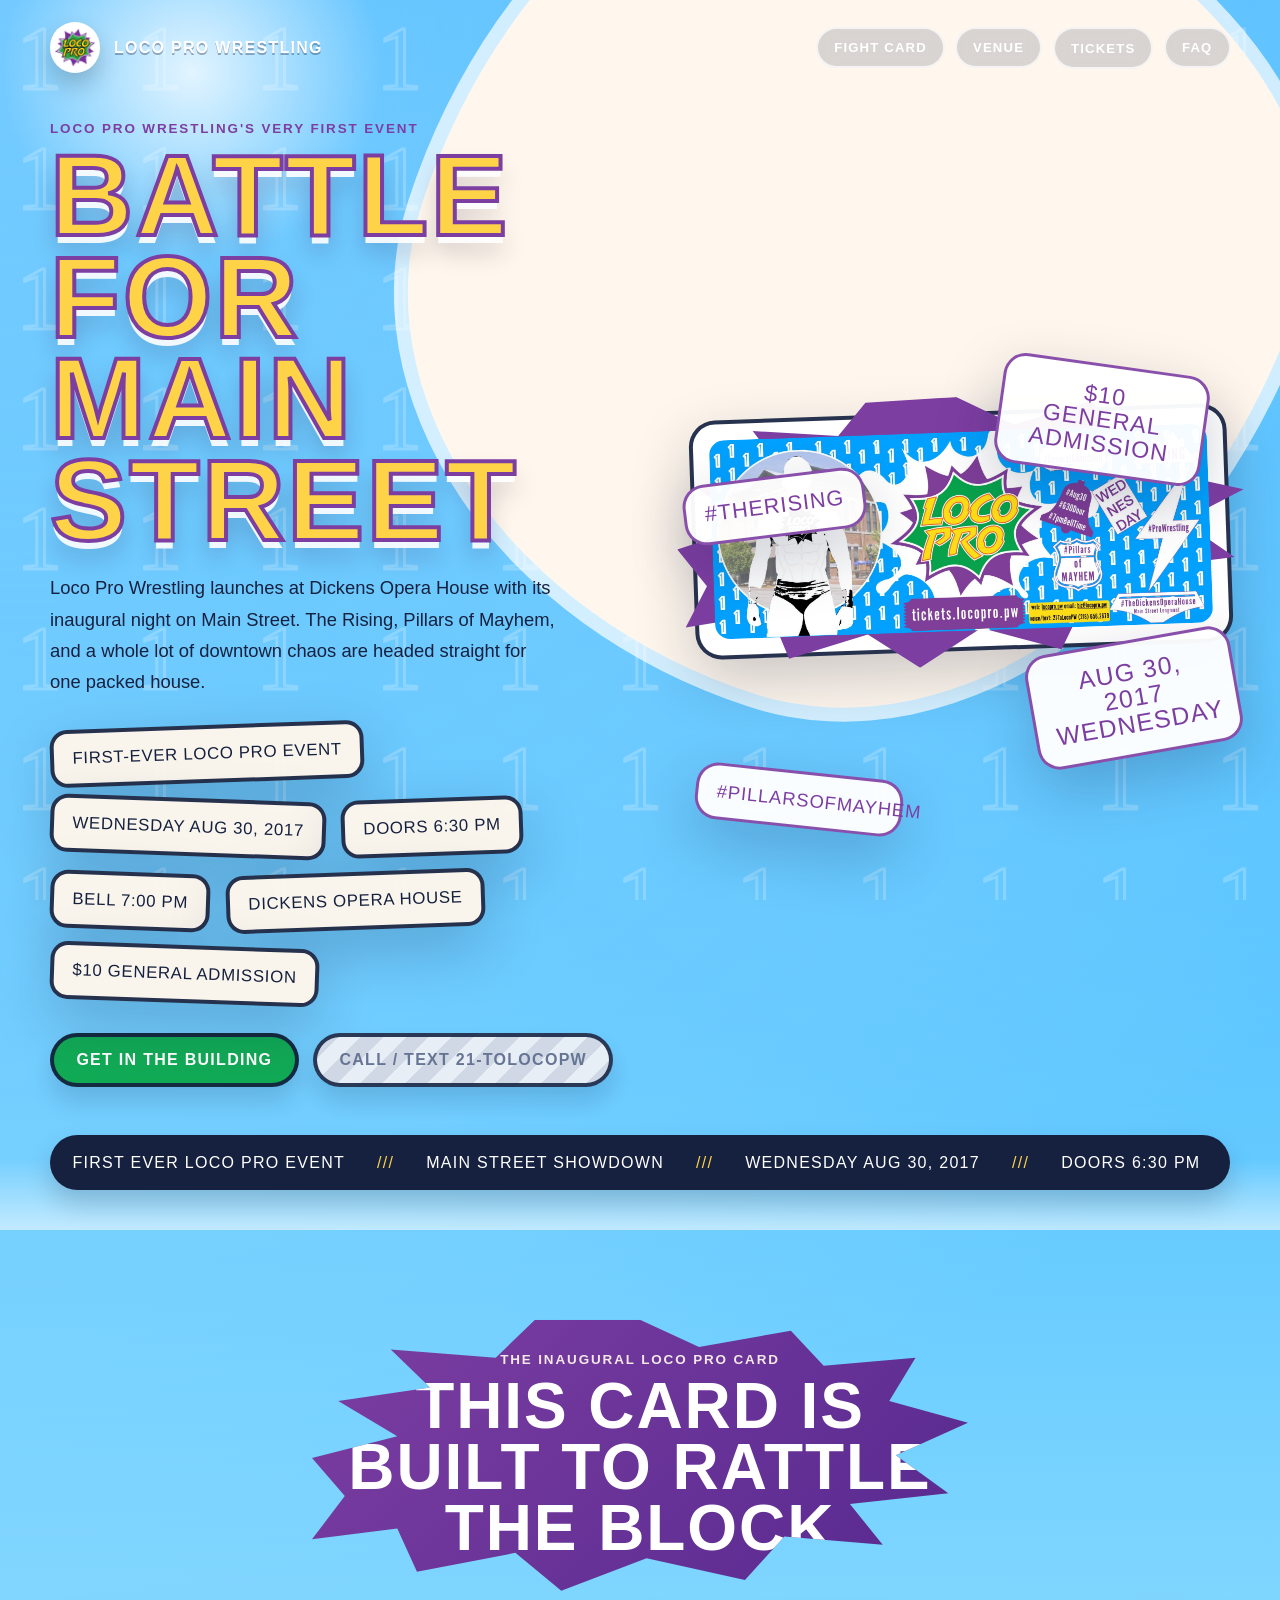
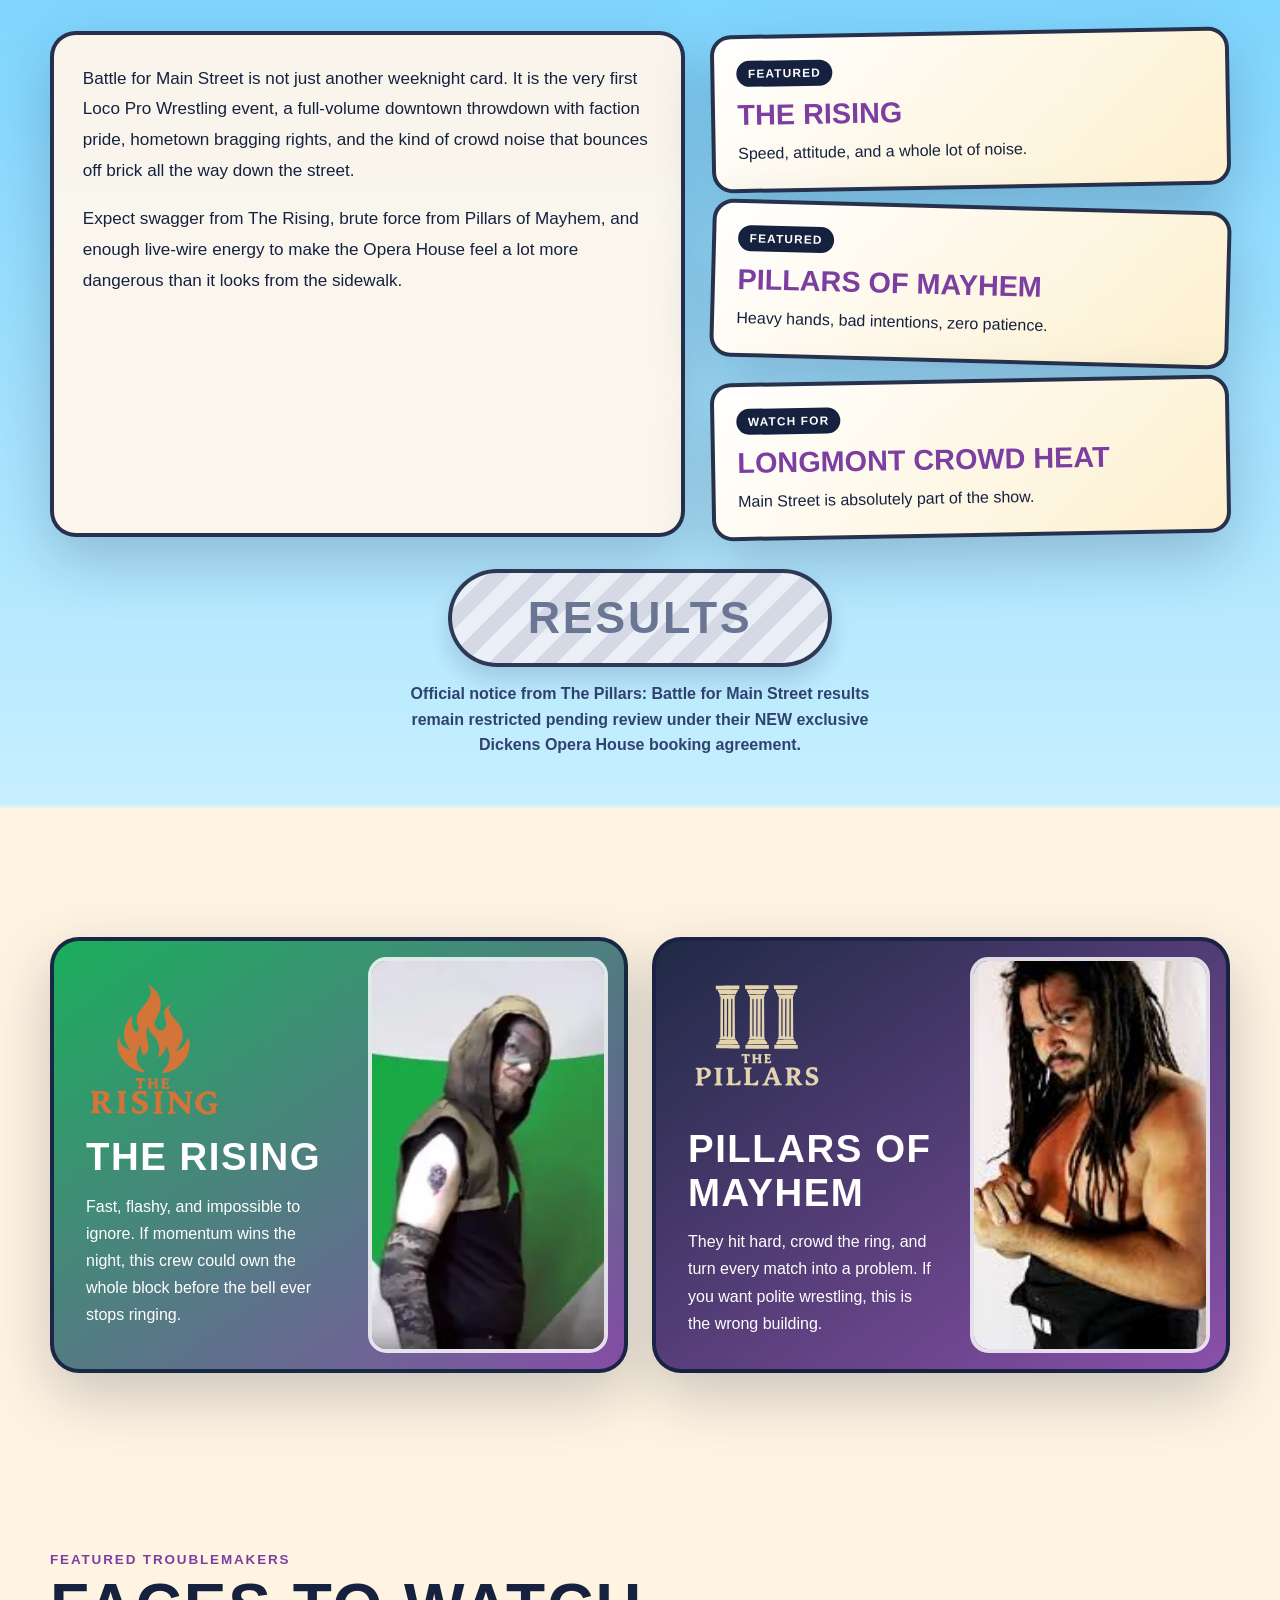
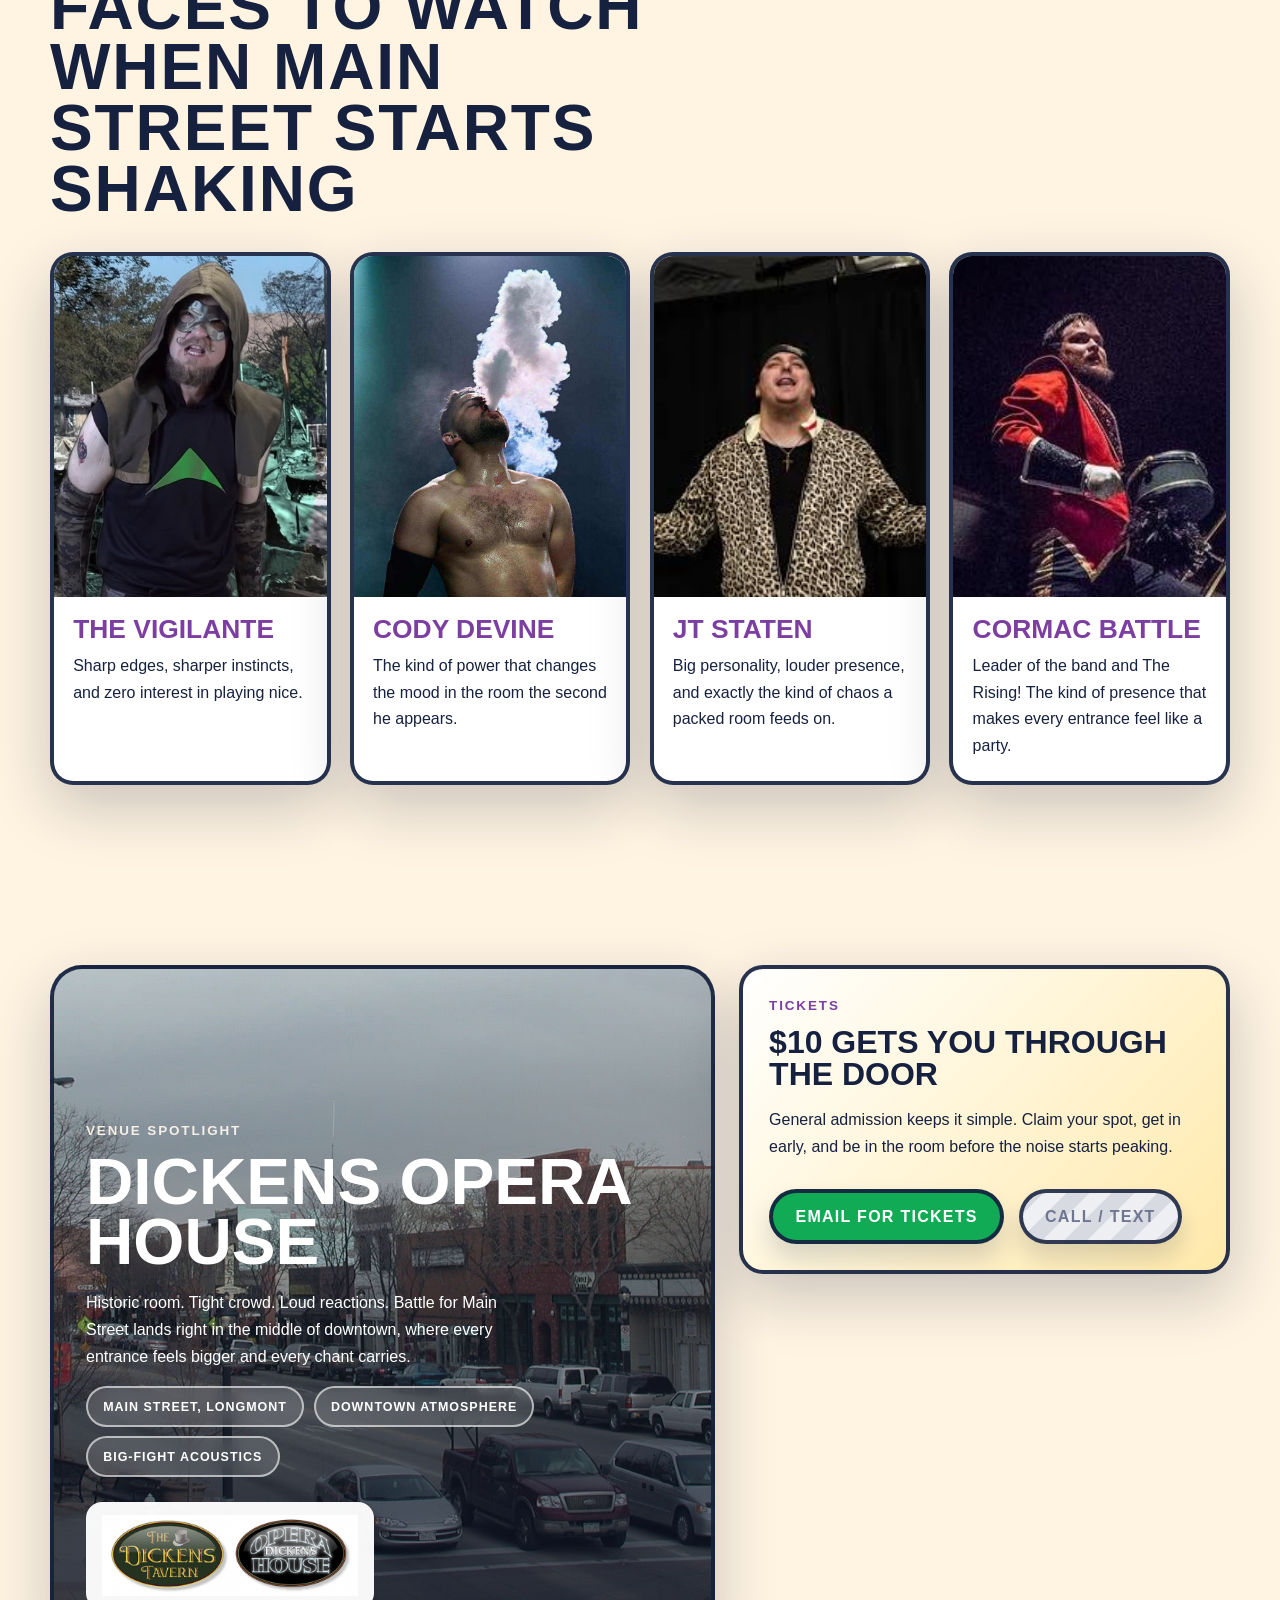
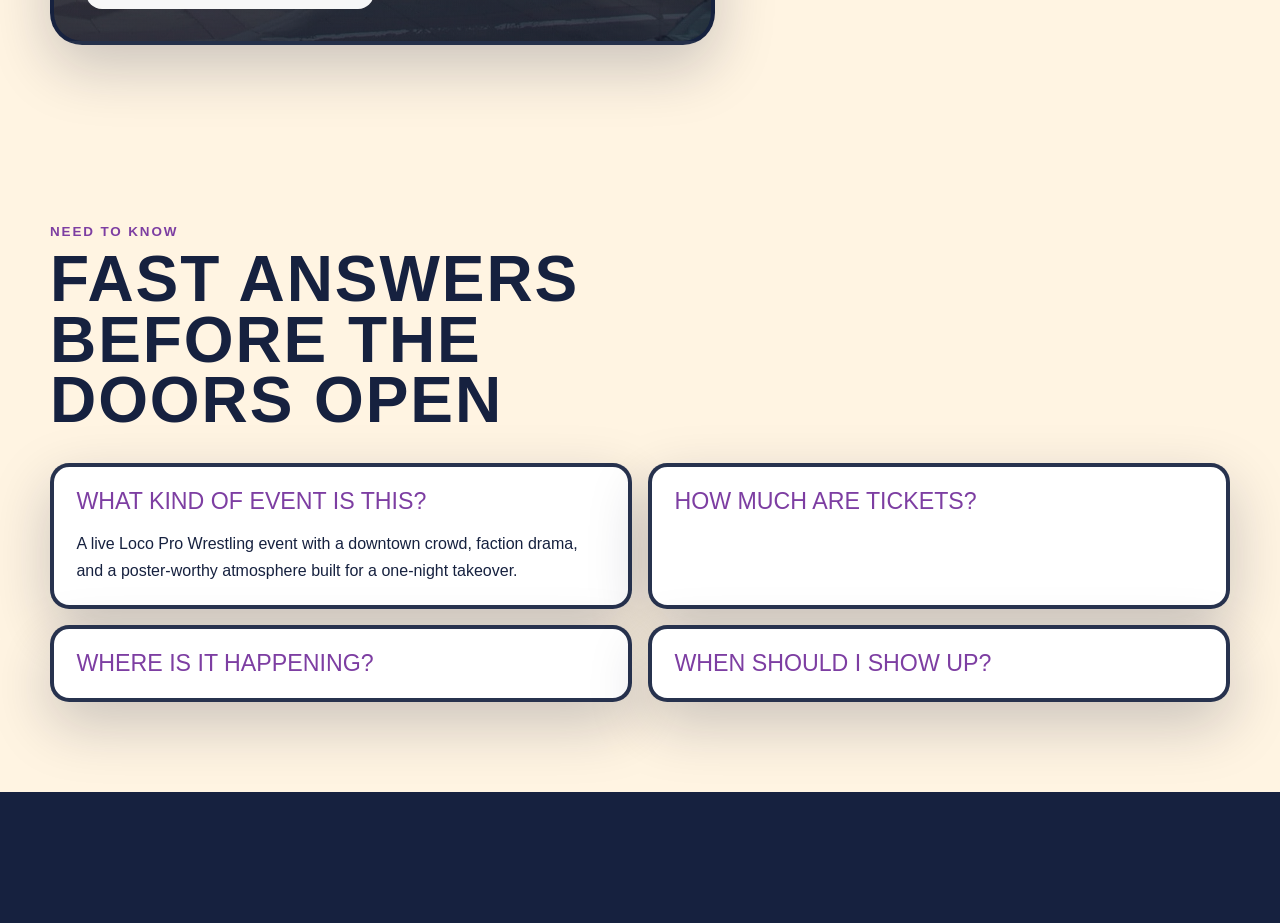
<file: index.html>
<!DOCTYPE html>
<html lang="en">
  <head>
    <meta charset="utf-8">
    <meta name="viewport" content="width=device-width, initial-scale=1">
    <title>Battle for Main Street | Loco Pro Wrestling</title>
    <meta
      name="description"
      content="Battle for Main Street is the very first Loco Pro Wrestling event, coming to Dickens Opera House in downtown Longmont."
    >
    <meta name="theme-color" content="#16a7ff">
    <meta property="og:title" content="Battle for Main Street">
    <meta
      property="og:description"
      content="Loco Pro Wrestling's very first event. Wednesday Aug 30, 2017. Doors 6:30 PM. Bell 7:00 PM. Dickens Opera House on Main Street in Longmont."
    >
    <meta property="og:image" content="webimages/BANNER-Battle-for-Main-Street.jpg">
    <link rel="icon" type="image/png" sizes="32x32" href="favicon-32x32.png">
    <link rel="icon" type="image/png" sizes="16x16" href="favicon-16x16.png">
    <link rel="apple-touch-icon" href="apple-touch-icon.png">
    <link rel="stylesheet" href="styles.css">
  </head>
  <body id="top">
    <div class="page-shell">
      <header class="hero">
        <div class="shell-width hero-top">
          <a class="brand-lockup" href="#top" aria-label="Battle for Main Street home">
            <img src="webimages/LOGO-locopro-logo.png" alt="Loco Pro logo">
            <span>Loco Pro Wrestling</span>
          </a>
          <nav class="hero-nav" aria-label="Site sections">
            <a href="#card">Fight Card</a>
            <a href="#venue">Venue</a>
            <a href="#tickets">Tickets</a>
            <a href="#faq">FAQ</a>
          </nav>
        </div>

        <div class="shell-width hero-layout">
          <section class="hero-copy" data-reveal>
            <p class="eyebrow">Loco Pro Wrestling's very first event</p>
            <h1>Battle for Main Street</h1>
            <p class="hero-text">
              Loco Pro Wrestling launches at Dickens Opera House with its
              inaugural night on Main Street. The Rising, Pillars of Mayhem,
              and a whole lot of downtown chaos are headed straight for one
              packed house.
            </p>

            <div class="detail-badges" aria-label="Event details">
              <div class="detail-badge">First-Ever Loco Pro Event</div>
              <div class="detail-badge">Wednesday Aug 30, 2017</div>
              <div class="detail-badge">Doors 6:30 PM</div>
              <div class="detail-badge">Bell 7:00 PM</div>
              <div class="detail-badge">Dickens Opera House</div>
              <div class="detail-badge">$10 General Admission</div>
            </div>

            <div class="hero-actions">
              <a class="button button-primary" href="#tickets">Get In The Building</a>
              <a class="button button-phone-disabled" aria-disabled="true">Call / Text 21-ToLocoPW</a>
            </div>
          </section>

          <section class="hero-art" aria-label="Event poster" data-reveal>
            <div class="sticker sticker-price">$10<br>General Admission</div>
            <div class="sticker sticker-date">Aug 30, 2017<br>Wednesday</div>
            <div class="sticker sticker-tag">#theRISING</div>
            <div class="sticker sticker-tag-alt">#PillarsOfMayhem</div>

            <figure class="poster-frame">
              <img
                src="webimages/BANNER-Battle-for-Main-Street.jpg"
                alt="Battle for Main Street promotional banner"
              >
            </figure>
          </section>
        </div>

        <div class="hero-marquee" aria-hidden="true">
          <div class="hero-marquee-track">
            <span>First ever Loco Pro event</span>
            <span>Main Street showdown</span>
            <span>Wednesday Aug 30, 2017</span>
            <span>Doors 6:30 PM</span>
            <span>Bell 7:00 PM</span>
            <span>$10 General Admission</span>
            <span>Dickens Opera House</span>
            <span>First ever Loco Pro event</span>
            <span>Main Street showdown</span>
            <span>Wednesday Aug 30, 2017</span>
            <span>Doors 6:30 PM</span>
            <span>Bell 7:00 PM</span>
            <span>$10 General Admission</span>
            <span>Dickens Opera House</span>
          </div>
        </div>
      </header>

      <main>
        <section class="section intro" id="card">
          <div class="shell-width">
            <div class="burst-heading" data-reveal>
              <p class="eyebrow eyebrow-light">The inaugural Loco Pro card</p>
              <h2>This card is built to rattle the block</h2>
            </div>

            <div class="intro-grid">
              <article class="story-panel" data-reveal>
                <p>
                  Battle for Main Street is not just another weeknight card. It
                  is the very first Loco Pro Wrestling event, a full-volume
                  downtown throwdown with faction pride, hometown bragging
                  rights, and the kind of crowd noise that bounces off brick
                  all the way down the street.
                </p>
                <p>
                  Expect swagger from The Rising, brute force from Pillars of
                  Mayhem, and enough live-wire energy to make the Opera House
                  feel a lot more dangerous than it looks from the sidewalk.
                </p>
              </article>

              <aside class="promo-stack" data-reveal>
                <div class="promo-ticket">
                  <span class="promo-label">Featured</span>
                  <strong>The Rising</strong>
                  <p>Speed, attitude, and a whole lot of noise.</p>
                </div>
                <div class="promo-ticket">
                  <span class="promo-label">Featured</span>
                  <strong>Pillars of Mayhem</strong>
                  <p>Heavy hands, bad intentions, zero patience.</p>
                </div>
                <div class="promo-ticket">
                  <span class="promo-label">Watch for</span>
                  <strong>Longmont crowd heat</strong>
                  <p>Main Street is absolutely part of the show.</p>
                </div>
              </aside>
            </div>

            <div class="results-launch" data-reveal>
              <a
                class="button button-results-disabled"
                href="results.html"
                aria-disabled="true"
              >
                Results
              </a>
              <p class="results-launch-note">
                Official notice from The Pillars: Battle for Main
                Street results remain restricted pending review under their
                NEW exclusive Dickens Opera House booking agreement.
              </p>
            </div>
          </div>
        </section>

        <section class="section factions">
          <div class="shell-width faction-grid">
            <article class="faction-card faction-card-rising" data-reveal>
              <div class="faction-copy">
                <img src="webimages/logo-the-rising.svg" alt="The Rising logo" class="faction-logo">
                <h3>The Rising</h3>
                <p>
                  Fast, flashy, and impossible to ignore. If momentum wins the
                  night, this crew could own the whole block before the bell
                  ever stops ringing.
                </p>
              </div>
              <img
                class="faction-photo"
                src="webimages/RISING-players-hero.jpg"
                alt="Featured member of The Rising"
              >
            </article>

            <article class="faction-card faction-card-pillars" data-reveal>
              <div class="faction-copy">
                <img src="webimages/logo-the-pillars.svg" alt="The Pillars logo" class="faction-logo">
                <h3>Pillars of Mayhem</h3>
                <p>
                  They hit hard, crowd the ring, and turn every match into a
                  problem. If you want polite wrestling, this is the wrong
                  building.
                </p>
              </div>
              <img
                class="faction-photo"
                src="webimages/PILLARS-the-filter.jpg"
                alt="Featured member of Pillars of Mayhem"
              >
            </article>
          </div>
        </section>

        <section class="section lineup">
          <div class="shell-width">
            <div class="section-headline" data-reveal>
              <p class="eyebrow">Featured troublemakers</p>
              <h2>Faces to watch when Main Street starts shaking</h2>
            </div>

            <div class="talent-grid">
              <article class="talent-card" data-reveal>
                <img src="webimages/RISING-the-vigilante.jpg" alt="The Vigilante posing before the event">
                <div class="talent-copy">
                  <h3>The Vigilante</h3>
                  <p>Sharp edges, sharper instincts, and zero interest in playing nice.</p>
                </div>
              </article>

              <article class="talent-card" data-reveal>
                <img src="webimages/PILLARS-cody-devine-new.jpg" alt="Cody Devine in the ring">
                <div class="talent-copy">
                  <h3>Cody Devine</h3>
                  <p>The kind of power that changes the mood in the room the second he appears.</p>
                </div>
              </article>

              <article class="talent-card" data-reveal>
                <img src="webimages/PILLARS-jt-staten.jpg" alt="JT Staten making his entrance">
                <div class="talent-copy">
                  <h3>JT Staten</h3>
                  <p>Big personality, louder presence, and exactly the kind of chaos a packed room feeds on.</p>
                </div>
              </article>

              <article class="talent-card" data-reveal>
                <img src="webimages/RISING-cormac-battle.jpg" alt="Cormac Battle making his entrance">
                <div class="talent-copy">
                  <h3>Cormac Battle</h3>
                  <p>Leader of the band and The Rising! The kind of presence that makes every entrance feel like a party.</p>
                </div>
              </article>
            </div>
          </div>
        </section>

        <section class="section details" id="venue">
          <div class="shell-width details-grid">
            <article class="venue-card" data-reveal>
              <div class="venue-overlay">
                <p class="eyebrow eyebrow-light">Venue spotlight</p>
                <h2>Dickens Opera House</h2>
                <p>
                  Historic room. Tight crowd. Loud reactions. Battle for Main
                  Street lands right in the middle of downtown, where every
                  entrance feels bigger and every chant carries.
                </p>
                <div class="venue-meta">
                  <span>Main Street, Longmont</span>
                  <span>Downtown atmosphere</span>
                  <span>Big-fight acoustics</span>
                </div>
                <img
                  class="venue-logo"
                  src="webimages/dickens-tavern-opera.png"
                  alt="Dickens Opera House logo"
                >
              </div>
            </article>

            <div class="detail-stack">
              <article class="info-card info-card-ticket" id="tickets" data-reveal>
                <p class="eyebrow">Tickets</p>
                <h3>$10 gets you through the door</h3>
                <p>
                  General admission keeps it simple. Claim your spot, get in
                  early, and be in the room before the noise starts peaking.
                </p>
                <div class="info-actions">
                  <a class="button button-primary" href="mailto:biz@locopro.pw?subject=Battle%20for%20Main%20Street%20Tickets">Email For Tickets</a>
                  <a class="button button-phone-disabled" aria-disabled="true">Call / Text</a>
                </div>
              </article>

              <article class="info-card info-card-schedule" data-reveal>
                <p class="eyebrow">Schedule</p>
                <h3>Show-night rundown</h3>
                <ul class="event-list">
                  <li><strong>6:30 PM</strong> Doors open</li>
                  <li><strong>7:00 PM</strong> Bell time</li>
                  <li><strong>Main event energy</strong> all night long</li>
                  <li><strong>Contact</strong> biz@locopro.pw</li>
                </ul>
              </article>
            </div>
          </div>
        </section>

        <section class="section faq" id="faq">
          <div class="shell-width">
            <div class="section-headline" data-reveal>
              <p class="eyebrow">Need to know</p>
              <h2>Fast answers before the doors open</h2>
            </div>

            <div class="faq-grid">
              <details class="faq-item" open data-reveal>
                <summary>What kind of event is this?</summary>
                <p>
                  A live Loco Pro Wrestling event with a downtown crowd, faction
                  drama, and a poster-worthy atmosphere built for a one-night
                  takeover.
                </p>
              </details>

              <details class="faq-item" data-reveal>
                <summary>How much are tickets?</summary>
                <p>
                  General admission is ten bucks. Use the ticket section to
                  email or call ahead if you want to lock in the plan now.
                </p>
              </details>

              <details class="faq-item" data-reveal>
                <summary>Where is it happening?</summary>
                <p>
                  Dickens Opera House on Main Street in Longmont. The whole page
                  is built around that downtown, brick-and-neon mood because the
                  location is part of the draw.
                </p>
              </details>

              <details class="faq-item" data-reveal>
                <summary>When should I show up?</summary>
                <p>
                  Doors open at 6:30 PM and the bell rings at 7:00 PM. If you
                  want the room buzzing before the first entrance, do not walk
                  in at the last minute.
                </p>
              </details>
            </div>
          </div>
        </section>
      </main>

      <footer class="site-footer">
        <div class="shell-width footer-layout" data-reveal>
          <div class="footer-brand">
            <img src="webimages/LOGO-locopro-logo.png" alt="Loco Pro logo">
            <div>
              <p class="eyebrow eyebrow-light">Battle for Main Street</p>
              <strong>Loco Pro Wrestling</strong>
            </div>
          </div>

          <p class="footer-copy">
            Wednesday Aug 30, 2017 at Dickens Opera House in Longmont.
            <a href="mailto:biz@locopro.pw">biz@locopro.pw</a>
            <span class="footer-separator">|</span>
            <span class="phone-disabled">(218) 656-2679</span>
          </p>
        </div>
      </footer>
    </div>

    <script src="script.js"></script>
  </body>
</html>
</file>
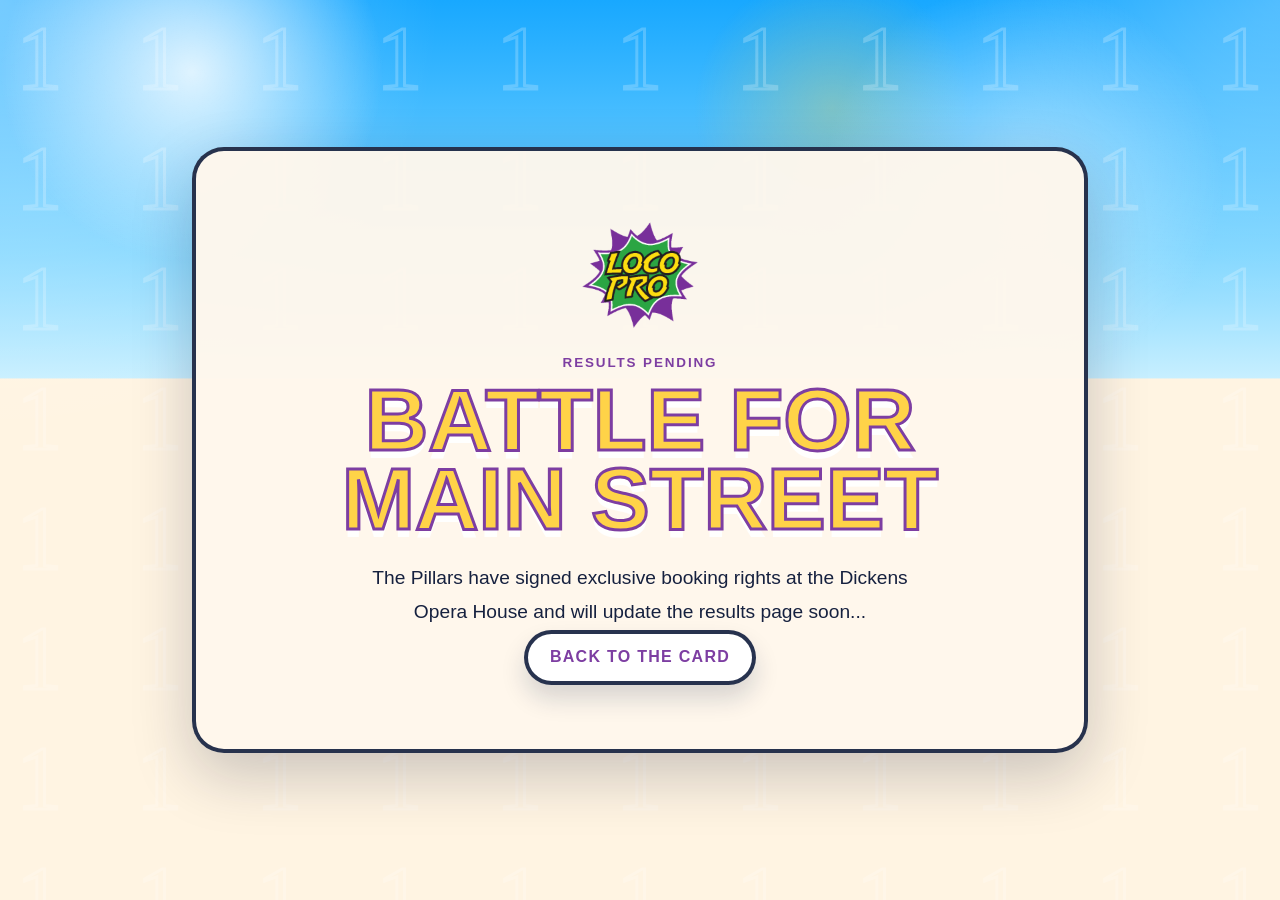
<file: results.html>
<!DOCTYPE html>
<html lang="en">
  <head>
    <meta charset="utf-8">
    <meta name="viewport" content="width=device-width, initial-scale=1">
    <title>Results | Battle for Main Street</title>
    <meta
      name="description"
      content="Battle for Main Street results placeholder from Loco Pro Wrestling."
    >
    <meta name="theme-color" content="#16a7ff">
    <link rel="icon" type="image/png" sizes="32x32" href="favicon-32x32.png">
    <link rel="icon" type="image/png" sizes="16x16" href="favicon-16x16.png">
    <link rel="apple-touch-icon" href="apple-touch-icon.png">
    <link rel="stylesheet" href="styles.css">
  </head>
  <body class="results-body">
    <main class="results-page">
      <section class="results-panel">
        <img
          class="results-logo"
          src="webimages/LOGO-locopro-logo.png"
          alt="Loco Pro logo"
        >
        <p class="eyebrow">Results Pending</p>
        <h1>Battle for Main Street</h1>
        <p class="results-copy">
          The Pillars have signed exclusive booking rights at the Dickens Opera
          House and will update the results page soon...
        </p>
        <a class="button button-secondary" href="index.html#card">Back to the card</a>
      </section>
    </main>
  </body>
</html>
</file>
<file: styles.css>
:root {
  --sky: #18a8ff;
  --sky-deep: #0e85e5;
  --paper: #fff7ed;
  --paper-strong: #fff2d3;
  --ink: #16213f;
  --ink-soft: #30436f;
  --purple: #7d3ea2;
  --green: #11ab56;
  --gold: #ffd348;
  --gold-deep: #f0b800;
  --red: #ff6157;
  --shadow: 0 22px 60px rgba(15, 25, 54, 0.22);
  --border: 4px solid rgba(21, 33, 63, 0.92);
  --display: Impact, Haettenschweiler, "Arial Narrow Bold", sans-serif;
  --body: "Trebuchet MS", "Lucida Grande", "Lucida Sans Unicode", sans-serif;
}

*,
*::before,
*::after {
  box-sizing: border-box;
}

html {
  scroll-behavior: smooth;
}

body {
  margin: 0;
  min-width: 320px;
  color: var(--ink);
  font-family: var(--body);
  background:
    radial-gradient(circle at top left, rgba(255, 255, 255, 0.4), transparent 28%),
    radial-gradient(circle at top right, rgba(255, 255, 255, 0.25), transparent 20%),
    linear-gradient(180deg, var(--sky) 0%, #7fd6ff 28%, #c7efff 42%, #fff4e2 42.1%, #fff4e2 100%);
  overflow-x: hidden;
}

body::before {
  content: "";
  position: fixed;
  inset: 0;
  z-index: -2;
  pointer-events: none;
  opacity: 0.22;
  background-image: url("data:image/svg+xml,%3Csvg xmlns='http://www.w3.org/2000/svg' width='160' height='160' viewBox='0 0 160 160'%3E%3Ctext x='22' y='118' font-family='Impact' font-size='122' fill='none' stroke='white' stroke-width='4'%3E1%3C/text%3E%3C/svg%3E");
  background-size: 120px 120px;
}

body::after {
  content: "";
  position: fixed;
  inset: 0;
  z-index: -3;
  pointer-events: none;
  background:
    radial-gradient(circle at 15% 8%, rgba(255, 255, 255, 0.8), transparent 14%),
    radial-gradient(circle at 80% 20%, rgba(255, 255, 255, 0.45), transparent 16%),
    radial-gradient(circle at 65% 12%, rgba(255, 211, 72, 0.3), transparent 12%);
}

img {
  display: block;
  max-width: 100%;
}

a {
  color: inherit;
}

.page-shell {
  position: relative;
}

.shell-width {
  width: min(1180px, calc(100vw - 2rem));
  margin: 0 auto;
}

.hero {
  position: relative;
  padding: 1.4rem 0 2.5rem;
  overflow: clip;
}

.hero::before {
  content: "";
  position: absolute;
  top: -10rem;
  left: 33%;
  width: min(54rem, 82vw);
  aspect-ratio: 1 / 1;
  background: var(--paper);
  border-radius: 42% 58% 46% 54% / 58% 36% 64% 42%;
  transform: rotate(18deg);
  box-shadow: 0 0 0 14px rgba(255, 255, 255, 0.7);
}

.hero::after {
  content: "";
  position: absolute;
  left: 0;
  right: 0;
  bottom: -1.5rem;
  height: 6rem;
  background: linear-gradient(180deg, transparent, rgba(255, 255, 255, 0.75));
}

.hero-top,
.hero-layout,
.hero-marquee,
.section,
.site-footer {
  position: relative;
  z-index: 1;
}

.hero-top {
  display: flex;
  align-items: center;
  justify-content: space-between;
  gap: 1rem;
}

.brand-lockup {
  display: inline-flex;
  align-items: center;
  gap: 0.85rem;
  text-decoration: none;
  color: white;
  text-transform: uppercase;
  letter-spacing: 0.08em;
  font-weight: 900;
  text-shadow: 0 2px 0 rgba(22, 33, 63, 0.35);
}

.brand-lockup img {
  width: 3.15rem;
  height: 3.15rem;
  border-radius: 50%;
  background: white;
  padding: 0.25rem;
  box-shadow: 0 12px 24px rgba(0, 0, 0, 0.2);
}

.hero-nav {
  display: flex;
  flex-wrap: wrap;
  justify-content: flex-end;
  gap: 0.65rem;
}

.hero-nav a {
  padding: 0.7rem 1rem;
  border-radius: 999px;
  border: 2px solid rgba(255, 255, 255, 0.72);
  background: rgba(22, 33, 63, 0.16);
  color: white;
  text-decoration: none;
  text-transform: uppercase;
  font-size: 0.82rem;
  letter-spacing: 0.09em;
  font-weight: 900;
  backdrop-filter: blur(8px);
}

.hero-layout {
  display: grid;
  grid-template-columns: minmax(0, 1.05fr) minmax(320px, 0.95fr);
  gap: clamp(1.8rem, 4vw, 3rem);
  align-items: center;
  padding-top: 3rem;
}

.hero-copy {
  max-width: 36rem;
}

.eyebrow {
  margin: 0 0 0.6rem;
  color: var(--purple);
  text-transform: uppercase;
  letter-spacing: 0.14em;
  font-size: 0.84rem;
  font-weight: 900;
}

.eyebrow-light {
  color: rgba(255, 247, 237, 0.92);
}

.hero h1 {
  margin: 0;
  font-family: var(--display);
  font-size: clamp(3.6rem, 11vw, 7.2rem);
  line-height: 0.88;
  text-transform: uppercase;
  letter-spacing: 0.02em;
  color: var(--gold);
  -webkit-text-stroke: 4px var(--purple);
  text-shadow:
    0 8px 0 rgba(255, 255, 255, 0.9),
    0 16px 25px rgba(36, 15, 52, 0.22);
}

.hero-text {
  margin: 1.35rem 0 0;
  font-size: 1.15rem;
  line-height: 1.7;
  max-width: 32rem;
  color: var(--ink);
}

.detail-badges {
  display: flex;
  flex-wrap: wrap;
  gap: 0.95rem;
  margin-top: 1.7rem;
}

.detail-badge {
  padding: 0.95rem 1.15rem;
  background: rgba(255, 247, 237, 0.96);
  border: var(--border);
  border-radius: 1.1rem;
  box-shadow: var(--shadow);
  text-transform: uppercase;
  font-family: var(--display);
  font-size: 1.05rem;
  letter-spacing: 0.04em;
}

.detail-badge:nth-child(odd) {
  transform: rotate(-2deg);
}

.detail-badge:nth-child(even) {
  transform: rotate(2deg);
}

.hero-actions,
.info-actions {
  display: flex;
  flex-wrap: wrap;
  gap: 0.9rem;
  margin-top: 1.8rem;
}

.button {
  display: inline-flex;
  align-items: center;
  justify-content: center;
  min-height: 3.3rem;
  padding: 0.9rem 1.4rem;
  border: var(--border);
  border-radius: 999px;
  text-decoration: none;
  text-transform: uppercase;
  letter-spacing: 0.08em;
  font-weight: 900;
  box-shadow: 0 14px 24px rgba(13, 29, 67, 0.16);
  transition: transform 180ms ease, box-shadow 180ms ease, background 180ms ease;
}

.button:hover,
.button:focus-visible {
  transform: translateY(-2px);
  box-shadow: 0 18px 28px rgba(13, 29, 67, 0.22);
}

.button-primary {
  background: var(--green);
  color: white;
}

.button-secondary {
  background: white;
  color: var(--purple);
}

.button-tertiary {
  background: var(--gold);
  color: var(--ink);
}

.button-results-disabled {
  min-width: min(100%, 24rem);
  min-height: 5.4rem;
  padding: 1.2rem 2rem;
  background:
    repeating-linear-gradient(
      -45deg,
      #d6d9e4 0,
      #d6d9e4 16px,
      #eef0f6 16px,
      #eef0f6 32px
    );
  color: #67708f;
  font-family: var(--display);
  font-size: clamp(2rem, 5vw, 2.8rem);
  letter-spacing: 0.06em;
  cursor: not-allowed;
  opacity: 0.95;
}

.button-results-disabled:hover,
.button-results-disabled:focus-visible {
  transform: none;
  box-shadow: 0 14px 24px rgba(13, 29, 67, 0.16);
}

.button-phone-disabled {
  background:
    repeating-linear-gradient(
      -45deg,
      #d6d9e4 0,
      #d6d9e4 16px,
      #eef0f6 16px,
      #eef0f6 32px
    );
  color: #67708f;
  cursor: not-allowed;
  opacity: 0.95;
}

.button-phone-disabled:hover,
.button-phone-disabled:focus-visible {
  transform: none;
  box-shadow: 0 14px 24px rgba(13, 29, 67, 0.16);
}

.phone-disabled {
  color: #67708f;
  text-decoration: line-through;
  cursor: not-allowed;
}

.hero-art {
  position: relative;
  min-height: 30rem;
}

.poster-frame {
  position: relative;
  width: min(100%, 34rem);
  margin: 3rem auto 0;
  padding: 1rem;
  border-radius: 1.65rem;
  background: white;
  border: var(--border);
  box-shadow: var(--shadow);
  transform: rotate(-2deg);
}

.poster-frame::before {
  content: "";
  position: absolute;
  inset: -1.2rem;
  z-index: -1;
  background: var(--purple);
  clip-path: polygon(50% 0%, 60% 11%, 74% 3%, 77% 18%, 92% 16%, 87% 31%, 100% 38%, 89% 49%, 98% 63%, 82% 66%, 86% 82%, 71% 79%, 67% 95%, 53% 86%, 42% 100%, 33% 87%, 19% 95%, 16% 78%, 1% 82%, 5% 67%, 0% 53%, 13% 45%, 4% 31%, 19% 25%, 14% 10%, 29% 13%, 34% 1%);
  filter: drop-shadow(0 18px 22px rgba(45, 21, 59, 0.24));
}

.poster-frame img {
  width: 100%;
  border-radius: 0.95rem;
}

.sticker {
  position: absolute;
  z-index: 2;
  max-width: 13rem;
  padding: 1rem 1.15rem;
  border: 3px solid rgba(125, 62, 162, 0.9);
  border-radius: 1.4rem;
  background: rgba(255, 255, 255, 0.96);
  color: var(--purple);
  text-transform: uppercase;
  text-align: center;
  line-height: 1.05;
  font-family: var(--display);
  letter-spacing: 0.05em;
  box-shadow: var(--shadow);
}

.sticker-price {
  top: 0;
  right: 1.5rem;
  font-size: 1.45rem;
  transform: rotate(8deg);
}

.sticker-date {
  bottom: 5.5rem;
  right: -0.5rem;
  font-size: 1.55rem;
  transform: rotate(-10deg);
}

.sticker-tag {
  top: 7rem;
  left: -0.6rem;
  font-size: 1.35rem;
  transform: rotate(-7deg);
}

.sticker-tag-alt {
  bottom: 1rem;
  left: 0.2rem;
  font-size: 1.15rem;
  transform: rotate(6deg);
}

.hero-marquee {
  width: min(1180px, calc(100vw - 2rem));
  margin: 3rem auto 0;
  overflow: hidden;
  border-top: var(--border);
  border-bottom: var(--border);
  border-radius: 999px;
  background: var(--ink);
  color: white;
  box-shadow: 0 14px 26px rgba(12, 17, 37, 0.18);
}

.hero-marquee-track {
  display: flex;
  align-items: center;
  gap: 2rem;
  width: max-content;
  min-width: 100%;
  padding: 0.9rem 1.4rem;
  font-family: var(--display);
  text-transform: uppercase;
  letter-spacing: 0.08em;
  animation: marquee 30s linear infinite;
}

.hero-marquee-track span::after {
  content: "///";
  margin-left: 2rem;
  color: var(--gold);
}

.section {
  padding: clamp(3rem, 8vw, 5.6rem) 0;
}

.burst-heading {
  max-width: 41rem;
  margin: 0 auto;
  padding: 2rem 2.2rem;
  text-align: center;
  color: white;
  background: linear-gradient(135deg, var(--purple), #56298f);
  clip-path: polygon(50% 0%, 59% 10%, 73% 4%, 78% 17%, 92% 14%, 88% 30%, 100% 38%, 89% 50%, 97% 64%, 82% 68%, 87% 83%, 72% 80%, 66% 96%, 51% 88%, 38% 100%, 31% 86%, 16% 93%, 13% 77%, 0% 81%, 5% 65%, 0% 51%, 13% 43%, 4% 30%, 18% 25%, 12% 11%, 28% 14%, 34% 0%);
  box-shadow: var(--shadow);
}

.burst-heading h2,
.section-headline h2 {
  margin: 0;
  font-family: var(--display);
  font-size: clamp(2.1rem, 5.8vw, 4rem);
  text-transform: uppercase;
  line-height: 0.95;
  letter-spacing: 0.03em;
}

.intro-grid {
  display: grid;
  grid-template-columns: minmax(0, 1.1fr) minmax(280px, 0.9fr);
  gap: 1.6rem;
  margin-top: 2.5rem;
}

.results-launch {
  display: grid;
  justify-items: center;
  gap: 0.9rem;
  margin-top: 2rem;
}

.results-launch-note {
  margin: 0;
  max-width: 30rem;
  text-align: center;
  color: var(--ink-soft);
  line-height: 1.6;
  font-weight: 700;
}

.story-panel,
.promo-ticket,
.talent-card,
.info-card,
.faq-item {
  border: var(--border);
  box-shadow: var(--shadow);
}

.story-panel {
  padding: 1.8rem;
  background: rgba(255, 247, 237, 0.95);
  border-radius: 1.6rem;
  font-size: 1.07rem;
  line-height: 1.8;
}

.story-panel p:first-child {
  margin-top: 0;
}

.story-panel p:last-child {
  margin-bottom: 0;
}

.promo-stack {
  display: grid;
  gap: 1rem;
}

.promo-ticket {
  padding: 1.4rem;
  background: linear-gradient(135deg, white, #fdf0cf);
  border-radius: 1.3rem;
  transform: rotate(-1deg);
}

.promo-ticket:nth-child(even) {
  transform: rotate(1.5deg);
}

.promo-label {
  display: inline-block;
  padding: 0.35rem 0.7rem;
  margin-bottom: 0.8rem;
  border-radius: 999px;
  background: var(--ink);
  color: white;
  text-transform: uppercase;
  font-size: 0.74rem;
  letter-spacing: 0.1em;
  font-weight: 900;
}

.promo-ticket strong {
  display: block;
  font-family: var(--display);
  font-size: 1.8rem;
  text-transform: uppercase;
  color: var(--purple);
}

.promo-ticket p {
  margin: 0.55rem 0 0;
  line-height: 1.6;
}

.faction-grid {
  display: grid;
  grid-template-columns: repeat(2, minmax(0, 1fr));
  gap: 1.5rem;
}

.faction-card {
  display: grid;
  grid-template-columns: minmax(0, 1fr) minmax(220px, 0.85fr);
  gap: 1rem;
  padding: 1rem;
  border: var(--border);
  border-radius: 1.8rem;
  box-shadow: var(--shadow);
  overflow: hidden;
}

.faction-card-rising {
  background: linear-gradient(145deg, rgba(17, 171, 86, 0.96), rgba(125, 62, 162, 0.92));
  color: white;
}

.faction-card-pillars {
  background: linear-gradient(145deg, rgba(22, 33, 63, 0.96), rgba(125, 62, 162, 0.9));
  color: white;
}

.faction-copy {
  padding: 1rem;
  display: flex;
  flex-direction: column;
  justify-content: center;
}

.faction-logo {
  width: min(10rem, 55%);
  margin-bottom: 1rem;
}

.faction-card h3 {
  margin: 0;
  font-family: var(--display);
  font-size: 2.4rem;
  text-transform: uppercase;
  letter-spacing: 0.04em;
}

.faction-card p {
  margin: 0.85rem 0 0;
  line-height: 1.7;
}

.faction-photo {
  width: 100%;
  height: 100%;
  min-height: 20rem;
  object-fit: cover;
  border-radius: 1.15rem;
  border: 4px solid rgba(255, 255, 255, 0.82);
}

.section-headline {
  max-width: 40rem;
  margin-bottom: 2rem;
}

.talent-grid {
  display: grid;
  grid-template-columns: repeat(4, minmax(0, 1fr));
  gap: 1.2rem;
}

.talent-card {
  display: flex;
  flex-direction: column;
  border-radius: 1.45rem;
  overflow: hidden;
  background: white;
}

.talent-card:nth-child(2),
.talent-card:nth-child(4) {
  transform: translateY(1rem);
}

.talent-card img {
  width: 100%;
  aspect-ratio: 4 / 5;
  object-fit: cover;
  background: #dfe7f4;
}

.talent-copy {
  padding: 1.2rem 1.2rem 1.4rem;
}

.talent-card h3 {
  margin: 0;
  font-family: var(--display);
  font-size: 1.65rem;
  text-transform: uppercase;
  color: var(--purple);
  line-height: 1;
}

.talent-card p {
  margin: 0.7rem 0 0;
  line-height: 1.65;
}

.details-grid {
  display: grid;
  grid-template-columns: minmax(0, 1.15fr) minmax(280px, 0.85fr);
  gap: 1.5rem;
}

.venue-card {
  position: relative;
  min-height: 36rem;
  border-radius: 2rem;
  overflow: hidden;
  border: var(--border);
  box-shadow: var(--shadow);
  background:
    linear-gradient(180deg, rgba(9, 15, 34, 0.1), rgba(9, 15, 34, 0.75)),
    url("webimages/history-hero.jpg") center / cover no-repeat;
}

.venue-overlay {
  position: absolute;
  inset: auto 0 0 0;
  padding: 2rem;
  color: white;
}

.venue-overlay h2 {
  margin: 0;
  font-family: var(--display);
  font-size: clamp(2.5rem, 6vw, 4.1rem);
  text-transform: uppercase;
  line-height: 0.92;
}

.venue-overlay p {
  max-width: 28rem;
  line-height: 1.7;
}

.venue-meta {
  display: flex;
  flex-wrap: wrap;
  gap: 0.6rem;
}

.venue-meta span {
  padding: 0.7rem 0.95rem;
  border-radius: 999px;
  border: 2px solid rgba(255, 255, 255, 0.6);
  background: rgba(255, 255, 255, 0.14);
  backdrop-filter: blur(8px);
  text-transform: uppercase;
  letter-spacing: 0.08em;
  font-size: 0.78rem;
  font-weight: 900;
}

.venue-logo {
  width: min(18rem, 72%);
  margin-top: 1.6rem;
  padding: 0.8rem 1rem;
  border-radius: 1rem;
  background: rgba(255, 255, 255, 0.96);
}

.detail-stack {
  display: grid;
  gap: 1rem;
}

.info-card {
  padding: 1.65rem;
  border-radius: 1.5rem;
  background: rgba(255, 247, 237, 0.95);
}

.info-card h3 {
  margin: 0;
  font-family: var(--display);
  font-size: 2rem;
  text-transform: uppercase;
  line-height: 0.98;
}

.info-card p {
  line-height: 1.7;
}

.info-card-ticket {
  background: linear-gradient(135deg, white, #ffe9aa);
}

.info-card-schedule {
  background: linear-gradient(135deg, #edf2ff, white);
}

.event-list {
  margin: 1rem 0 0;
  padding: 0;
  list-style: none;
}

.event-list li {
  display: flex;
  justify-content: space-between;
  gap: 1rem;
  padding: 0.95rem 0;
  border-top: 1px solid rgba(22, 33, 63, 0.14);
  line-height: 1.4;
}

.event-list li:first-child {
  border-top: 0;
}

.faq-grid {
  display: grid;
  grid-template-columns: repeat(2, minmax(0, 1fr));
  gap: 1rem;
}

.faq-item {
  padding: 1.3rem 1.4rem;
  border-radius: 1.2rem;
  background: white;
}

.faq-item summary {
  cursor: pointer;
  list-style: none;
  font-family: var(--display);
  font-size: 1.45rem;
  text-transform: uppercase;
  color: var(--purple);
}

.faq-item summary::-webkit-details-marker {
  display: none;
}

.faq-item p {
  margin: 0.95rem 0 0;
  line-height: 1.7;
}

.site-footer {
  padding: 2rem 0 2.7rem;
  background: var(--ink);
  color: white;
}

.results-body {
  min-height: 100vh;
  display: grid;
  place-items: center;
  padding: 1rem;
}

.results-page {
  width: min(100%, 56rem);
}

.results-panel {
  padding: clamp(2rem, 6vw, 4rem);
  text-align: center;
  background: rgba(255, 247, 237, 0.96);
  border: var(--border);
  border-radius: 2rem;
  box-shadow: var(--shadow);
}

.results-logo {
  width: clamp(5rem, 15vw, 7.5rem);
  margin: 0 auto 1.25rem;
}

.results-panel h1 {
  margin: 0;
  font-family: var(--display);
  font-size: clamp(3rem, 9vw, 5.5rem);
  line-height: 0.9;
  text-transform: uppercase;
  color: var(--gold);
  -webkit-text-stroke: 3px var(--purple);
  text-shadow: 0 8px 0 rgba(255, 255, 255, 0.9);
}

.results-copy {
  max-width: 34rem;
  margin: 1.4rem auto 0;
  font-size: 1.2rem;
  line-height: 1.8;
  color: var(--ink);
}

.footer-layout {
  display: flex;
  align-items: center;
  justify-content: space-between;
  gap: 1rem;
}

.footer-brand {
  display: inline-flex;
  align-items: center;
  gap: 1rem;
}

.footer-brand img {
  width: 3.5rem;
  height: 3.5rem;
  border-radius: 50%;
  background: white;
  padding: 0.3rem;
}

.footer-brand strong {
  display: block;
  font-family: var(--display);
  font-size: 1.6rem;
  text-transform: uppercase;
  line-height: 0.95;
}

.footer-copy {
  margin: 0;
  text-align: right;
  line-height: 1.7;
}

.footer-copy a {
  color: var(--gold);
}

.footer-separator {
  margin: 0 0.6rem;
  color: rgba(255, 255, 255, 0.5);
}

[data-reveal] {
  opacity: 0;
  transform: translateY(26px);
  transition:
    opacity 600ms ease,
    transform 600ms ease;
  transition-delay: var(--reveal-delay, 0ms);
}

[data-reveal].is-visible {
  opacity: 1;
  transform: translateY(0);
}

@keyframes marquee {
  from {
    transform: translateX(0);
  }

  to {
    transform: translateX(-50%);
  }
}

@media (max-width: 1080px) {
  .hero-layout,
  .intro-grid,
  .faction-grid,
  .details-grid,
  .faq-grid {
    grid-template-columns: 1fr;
  }

  .talent-grid {
    grid-template-columns: repeat(2, minmax(0, 1fr));
  }

  .faction-card {
    grid-template-columns: 1fr;
  }

  .faction-photo {
    min-height: 16rem;
  }

  .footer-layout {
    flex-direction: column;
    align-items: flex-start;
  }

  .footer-copy {
    text-align: left;
  }
}

@media (max-width: 720px) {
  .shell-width {
    width: min(100vw - 1rem, 100%);
  }

  .hero::before {
    top: 7rem;
    left: 18%;
    width: 82vw;
  }

  .hero-top {
    align-items: flex-start;
    flex-direction: column;
  }

  .hero-nav {
    justify-content: flex-start;
  }

  .hero-layout {
    padding-top: 2.2rem;
  }

  .hero-text,
  .story-panel,
  .promo-ticket p,
  .info-card p,
  .faq-item p,
  .venue-overlay p {
    font-size: 1rem;
  }

  .detail-badge {
    width: 100%;
    text-align: center;
  }

  .hero-art {
    min-height: 25rem;
  }

  .sticker {
    max-width: 10rem;
    padding: 0.7rem 0.85rem;
    font-size: 1rem;
  }

  .sticker-price {
    right: 0.25rem;
  }

  .sticker-date {
    right: 0;
    bottom: 1.7rem;
  }

  .sticker-tag,
  .sticker-tag-alt {
    left: 0;
  }

  .talent-grid {
    grid-template-columns: 1fr;
  }

  .talent-card:nth-child(2),
  .talent-card:nth-child(4) {
    transform: none;
  }

  .event-list li {
    flex-direction: column;
    align-items: flex-start;
    gap: 0.35rem;
  }

  .footer-separator {
    display: none;
  }
}

@media (prefers-reduced-motion: reduce) {
  html {
    scroll-behavior: auto;
  }

  .hero-marquee-track,
  [data-reveal] {
    animation: none;
    transition: none;
  }

  [data-reveal] {
    opacity: 1;
    transform: none;
  }

  .button {
    transition: none;
  }
}
</file>
